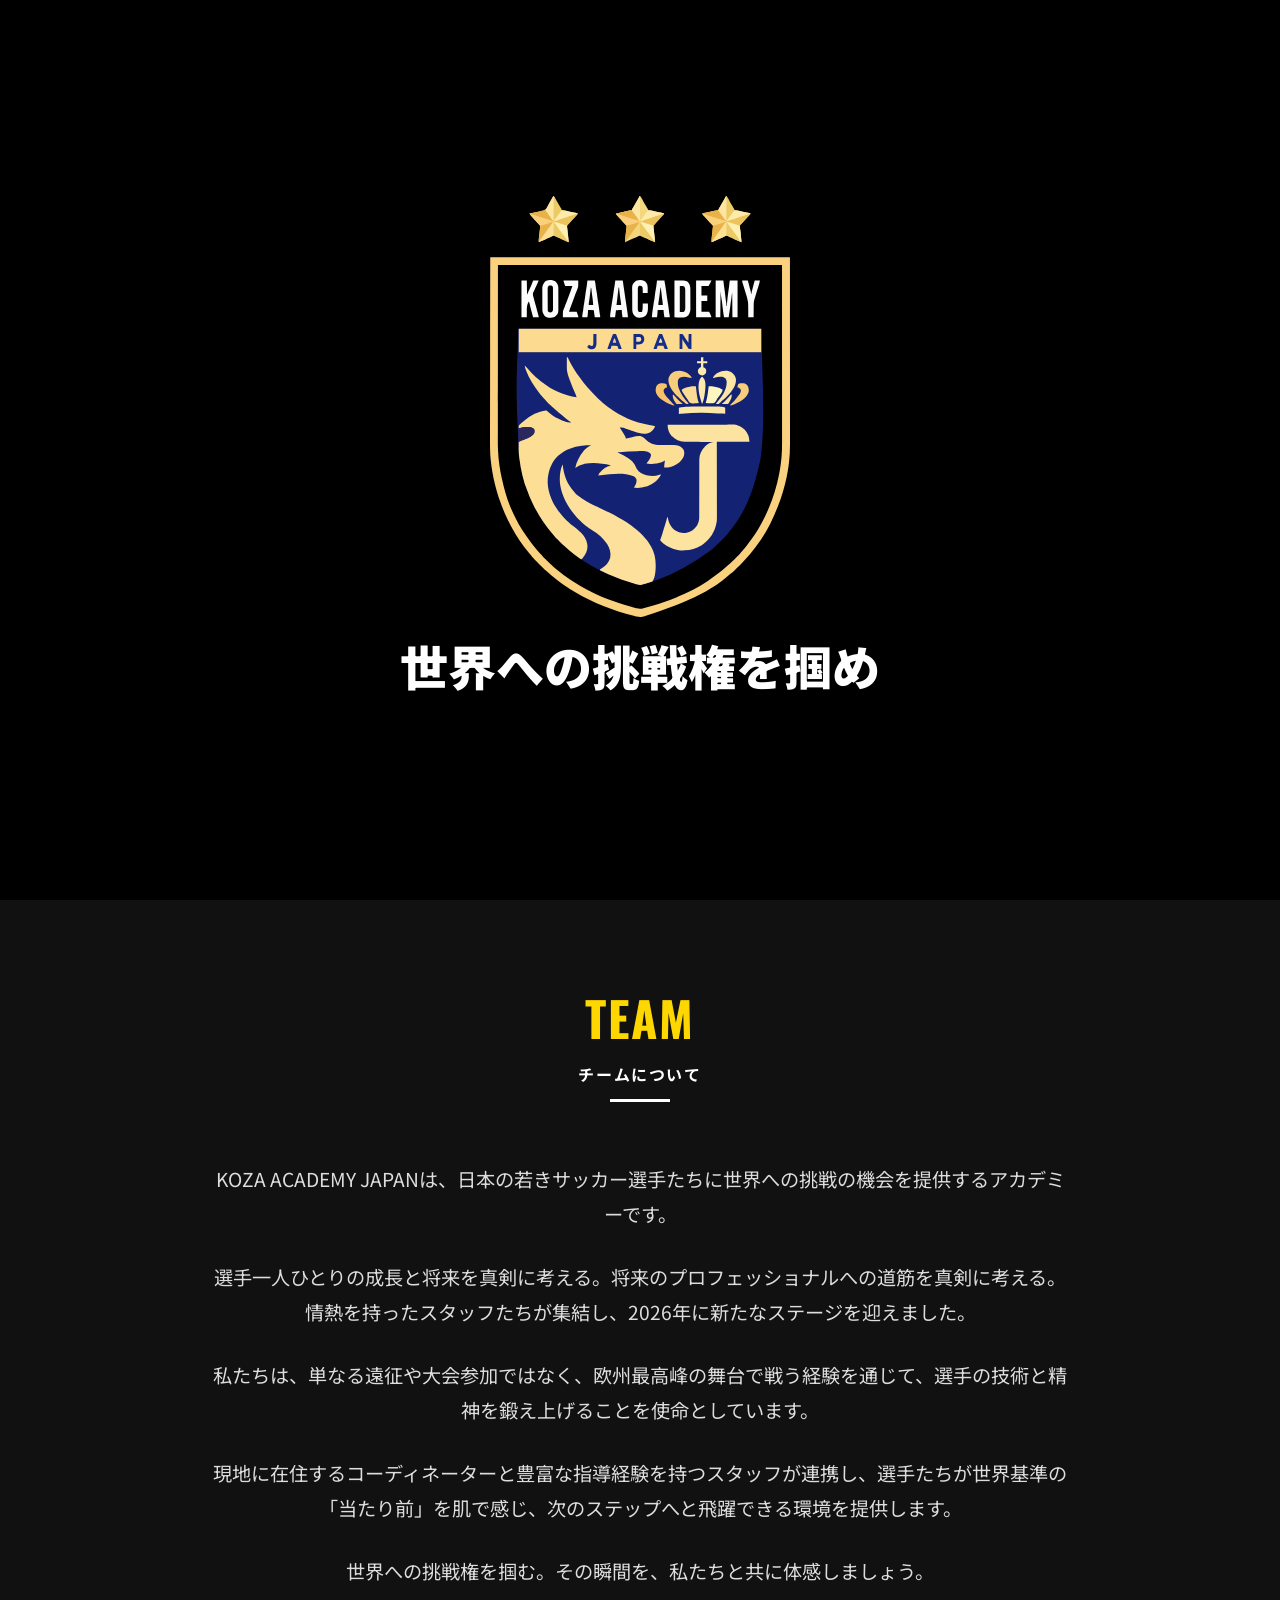
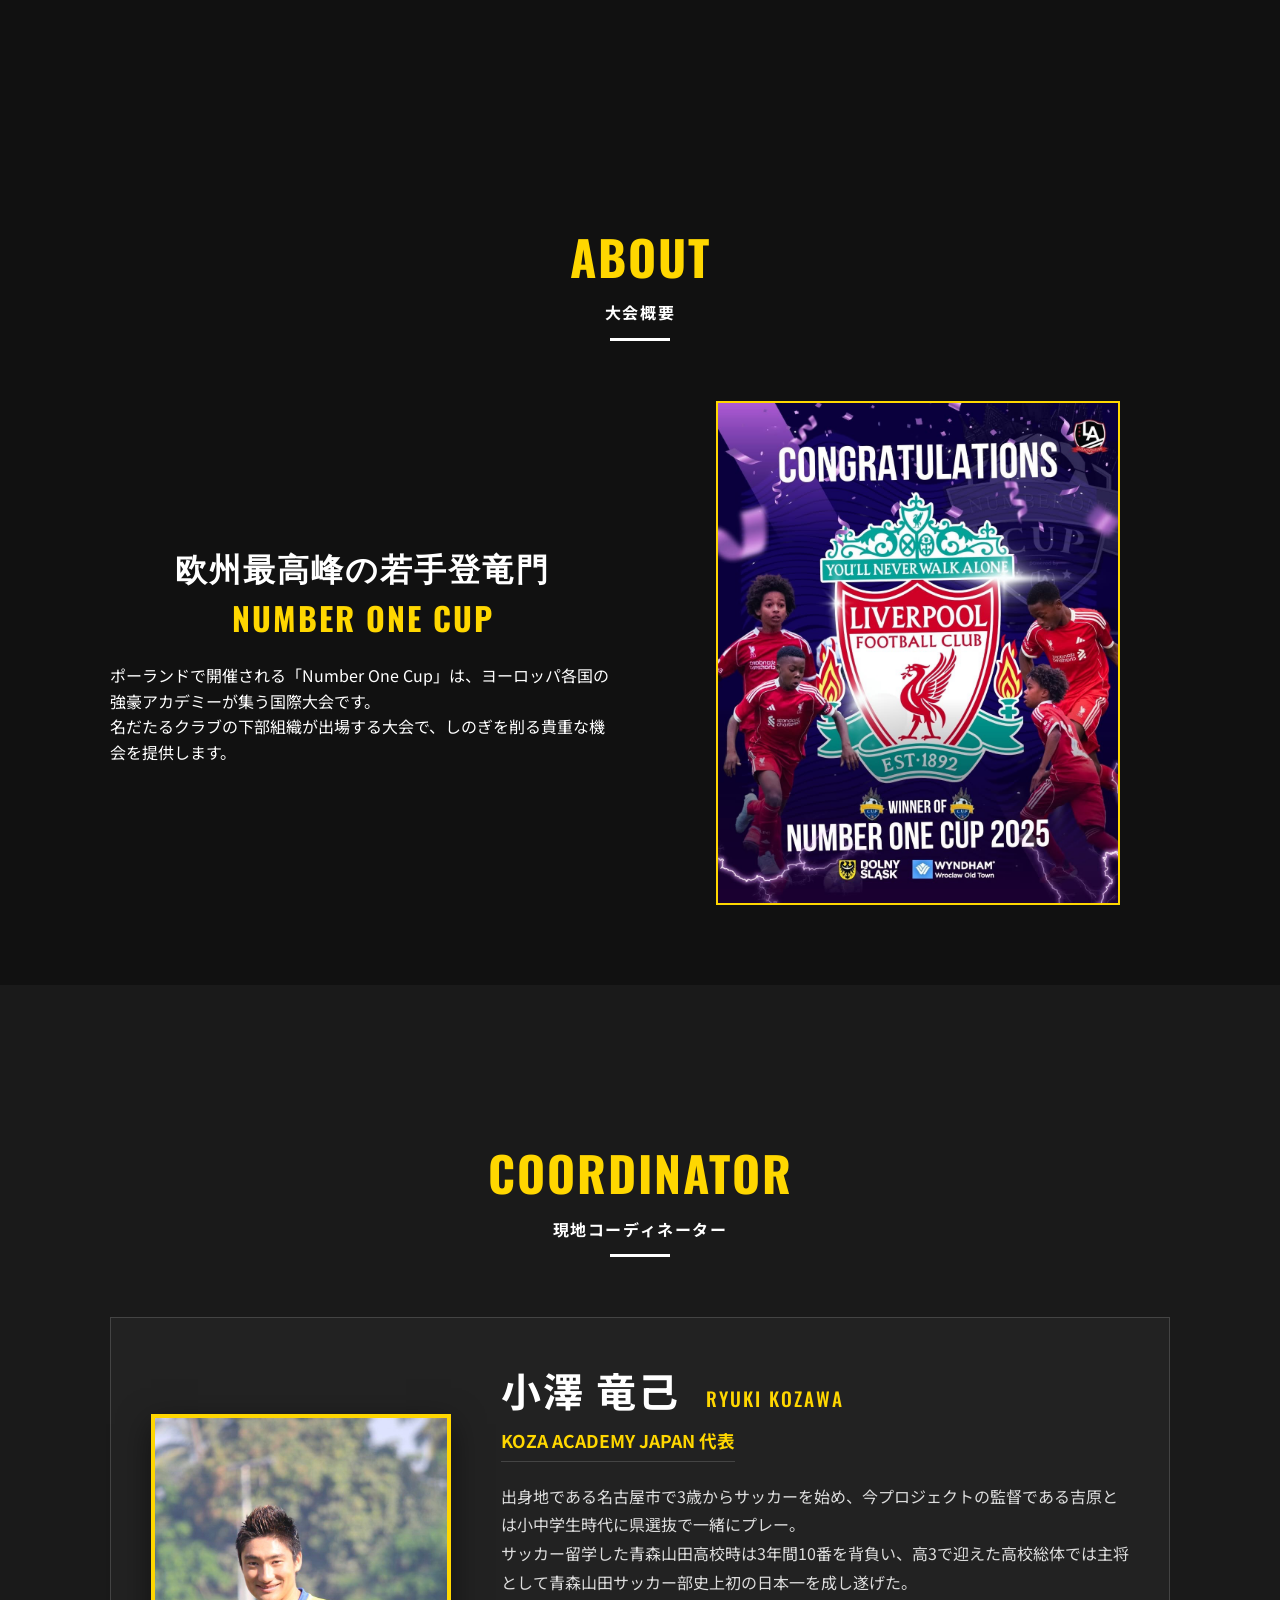
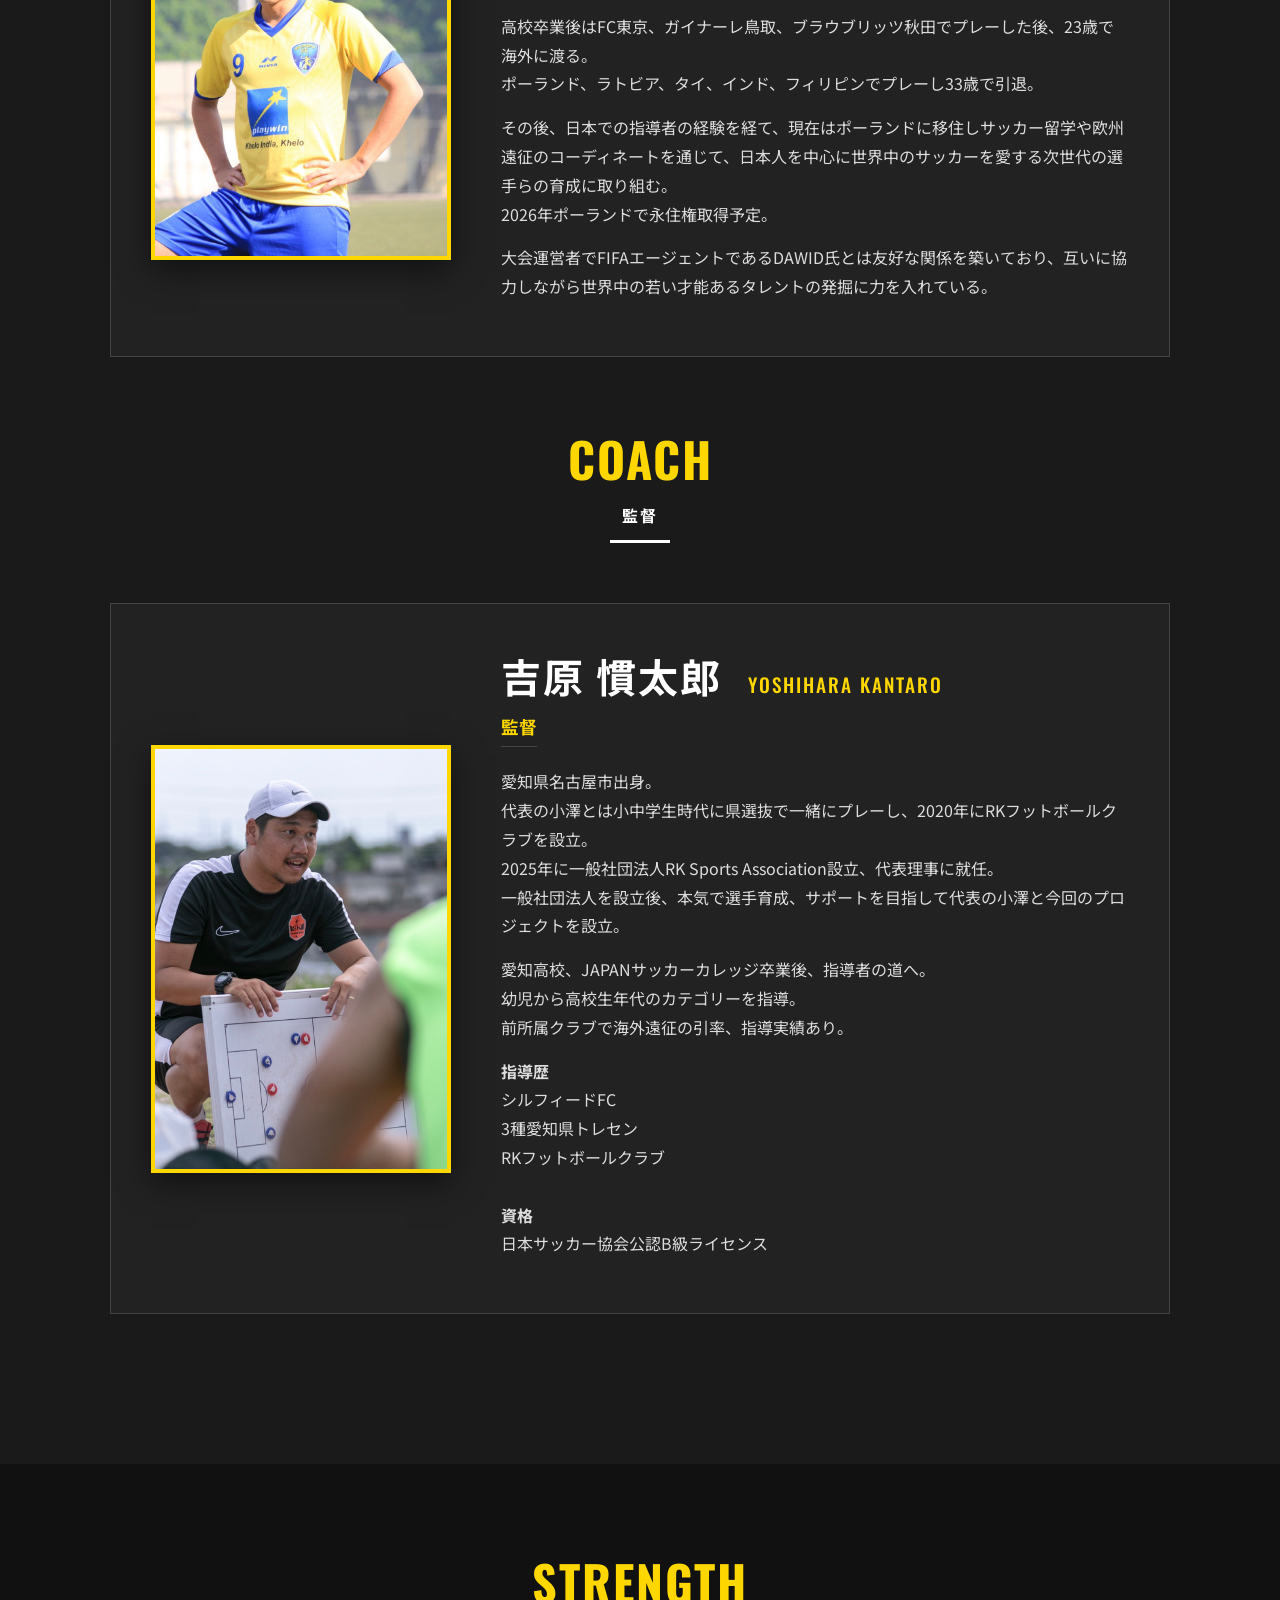
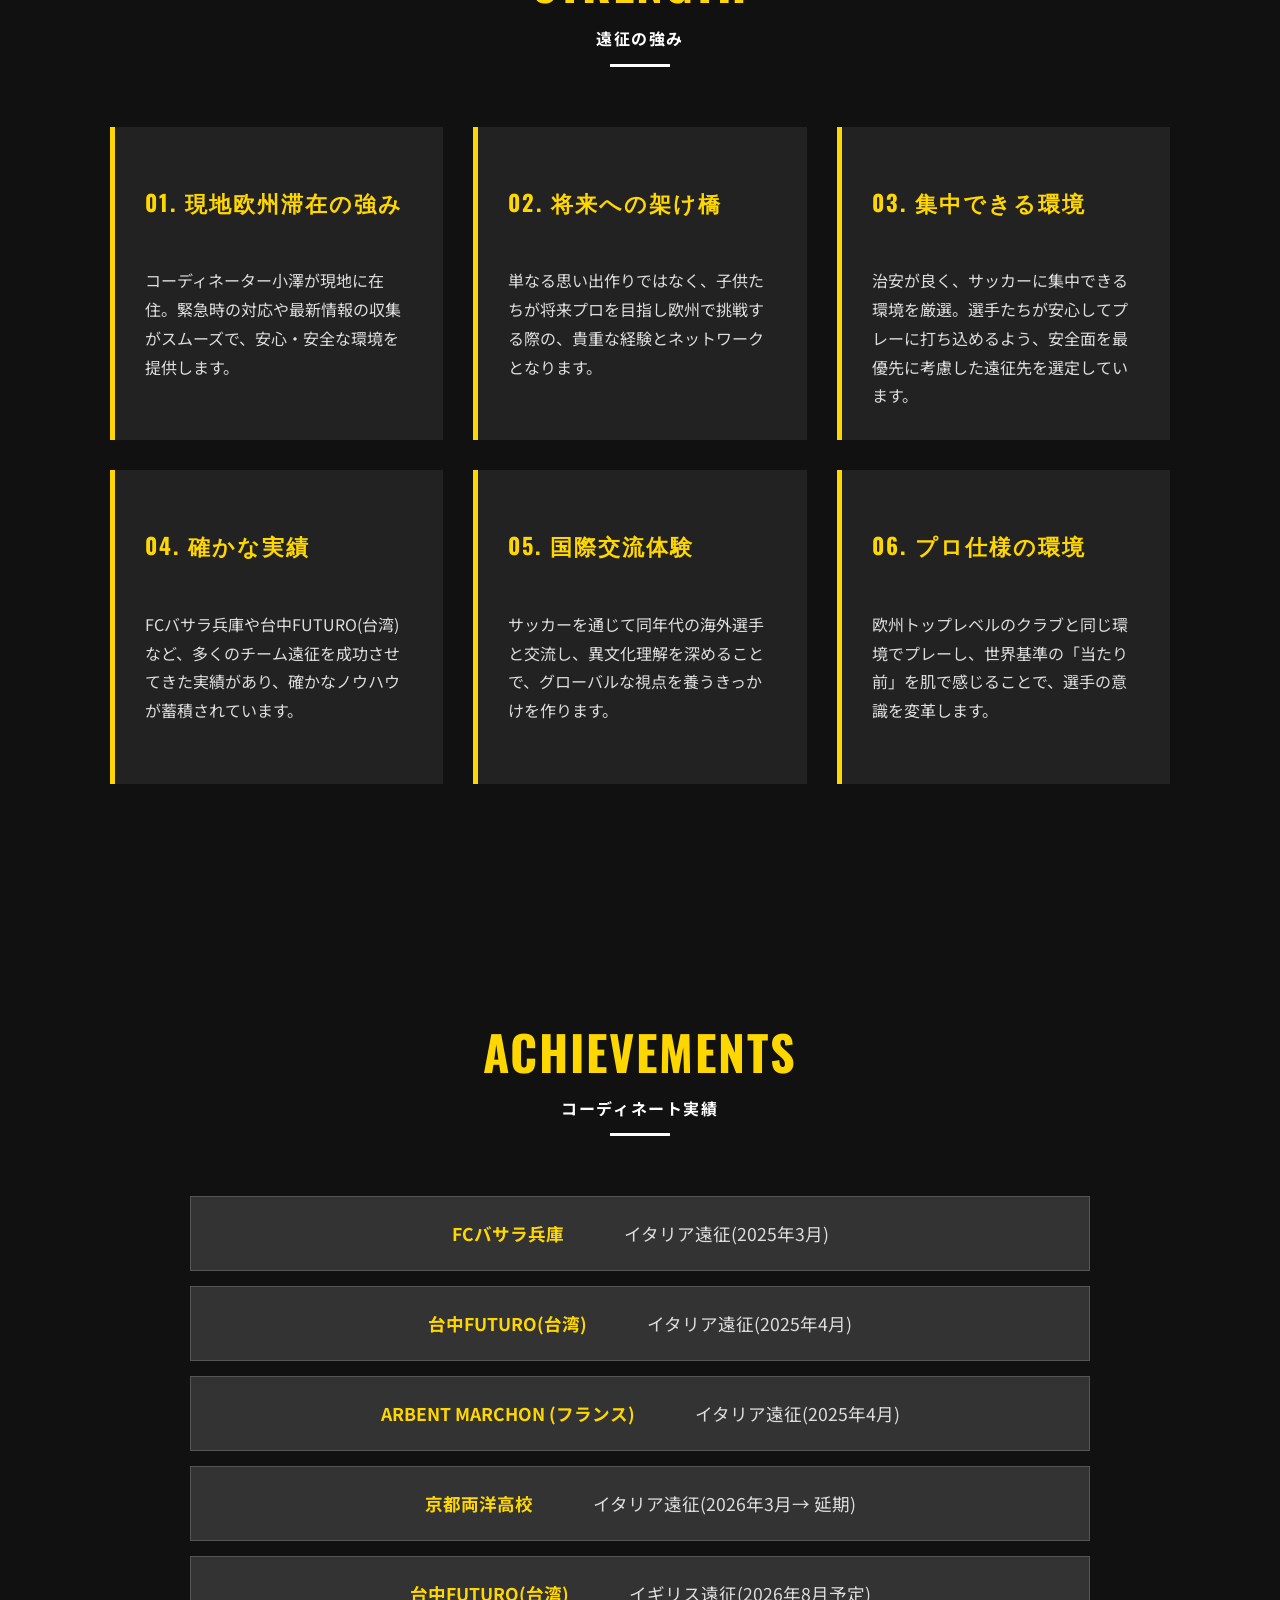
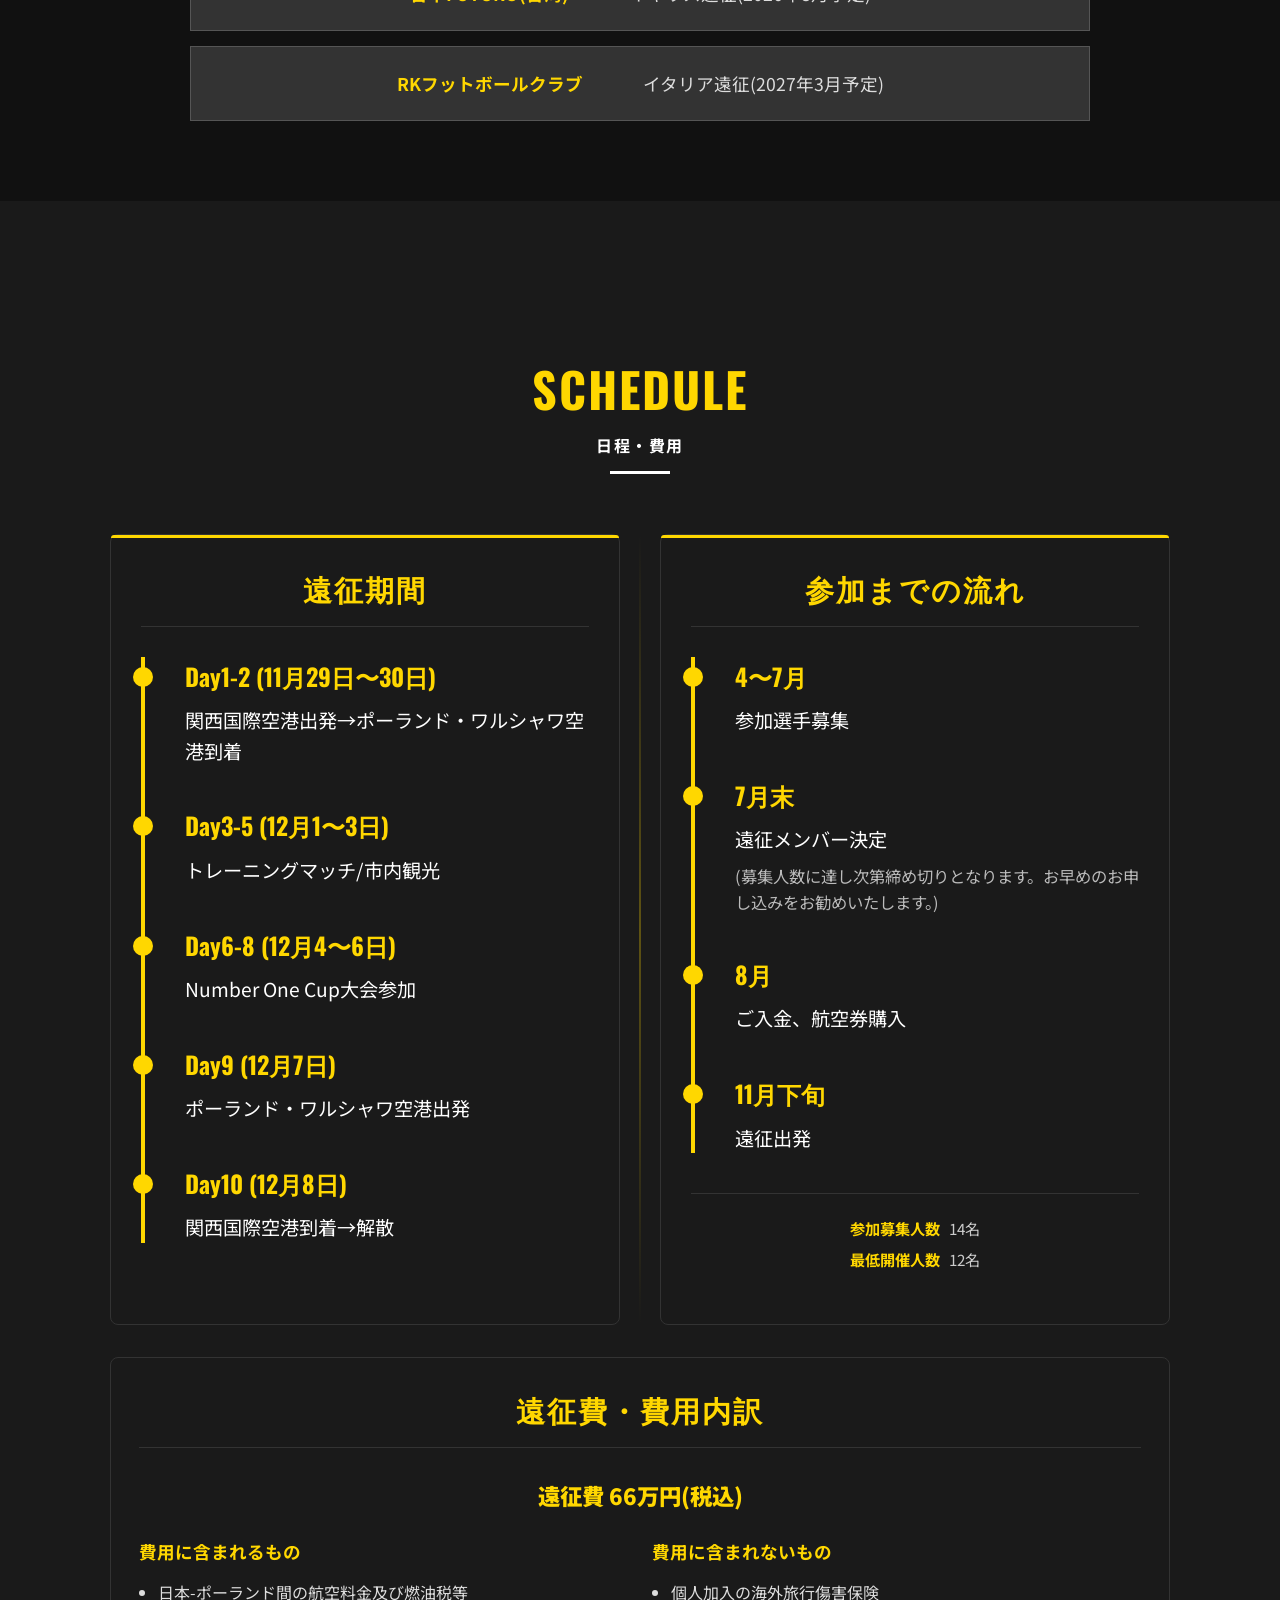
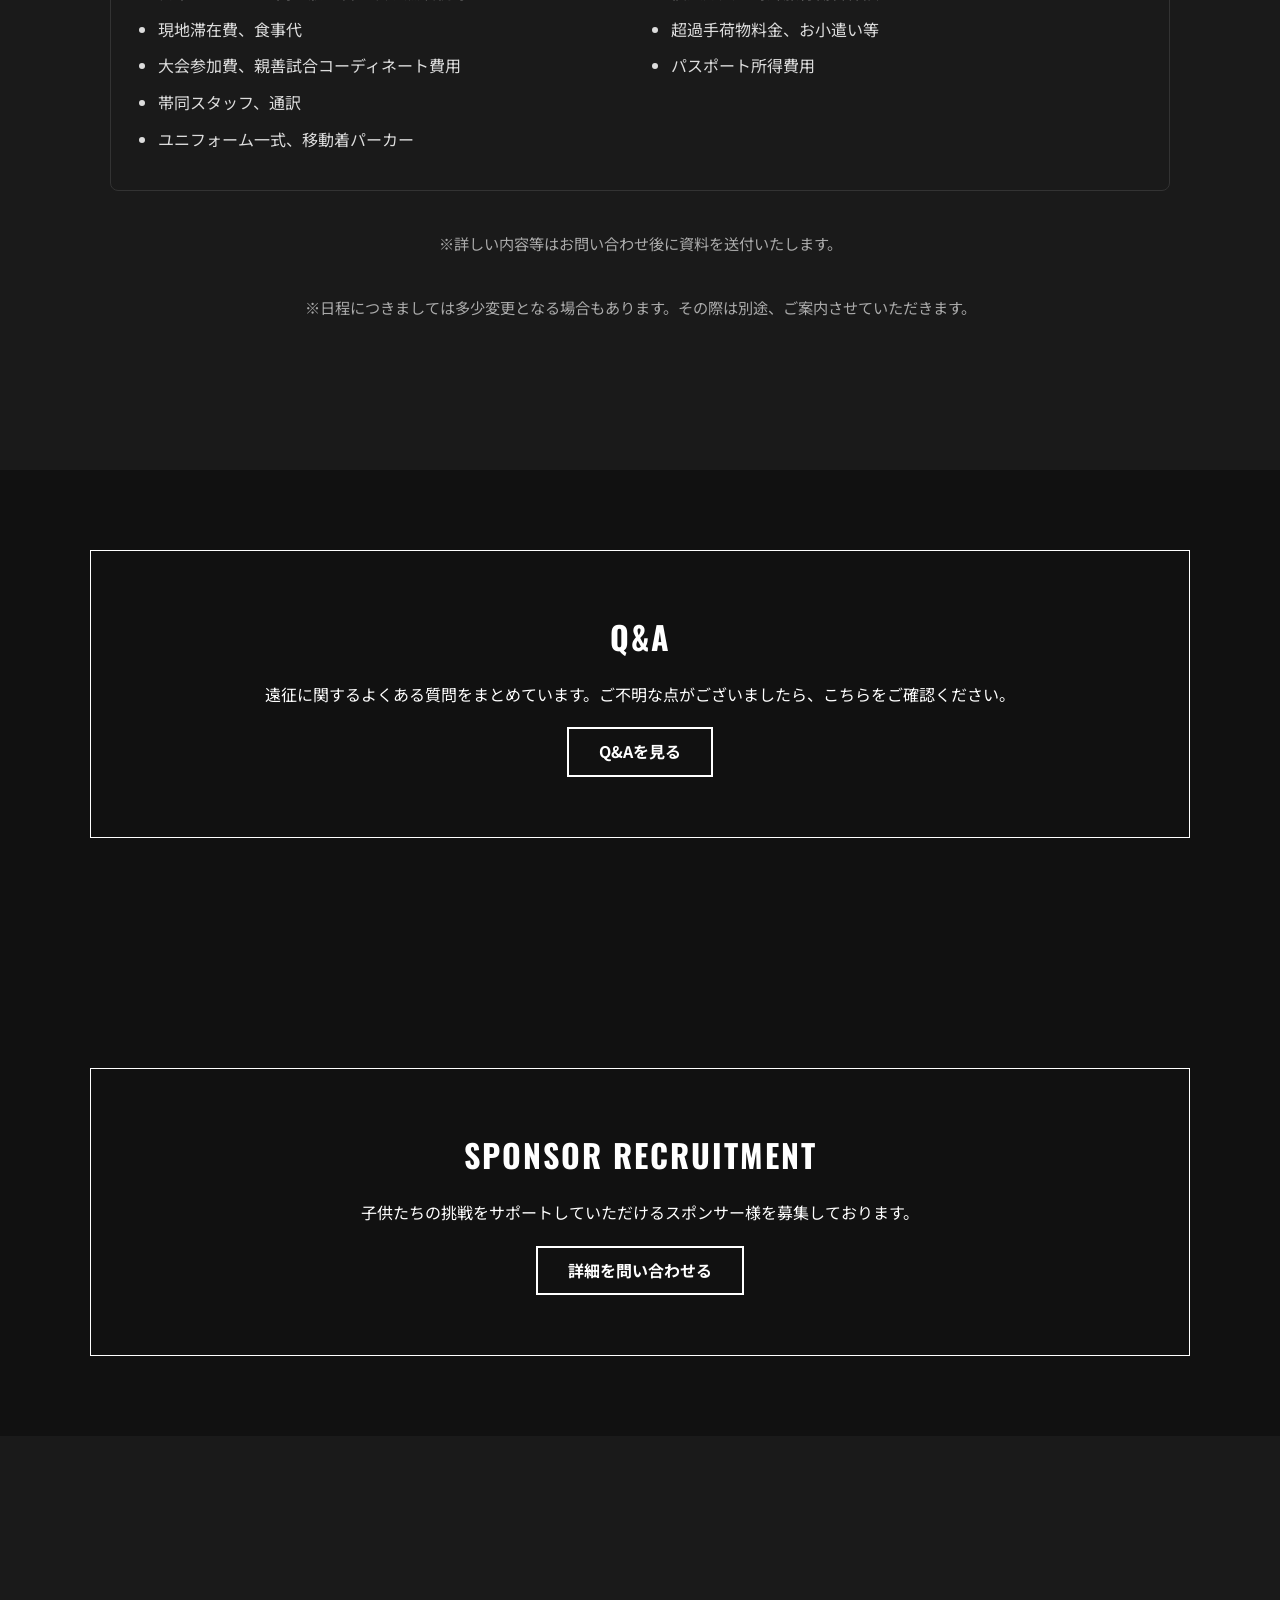
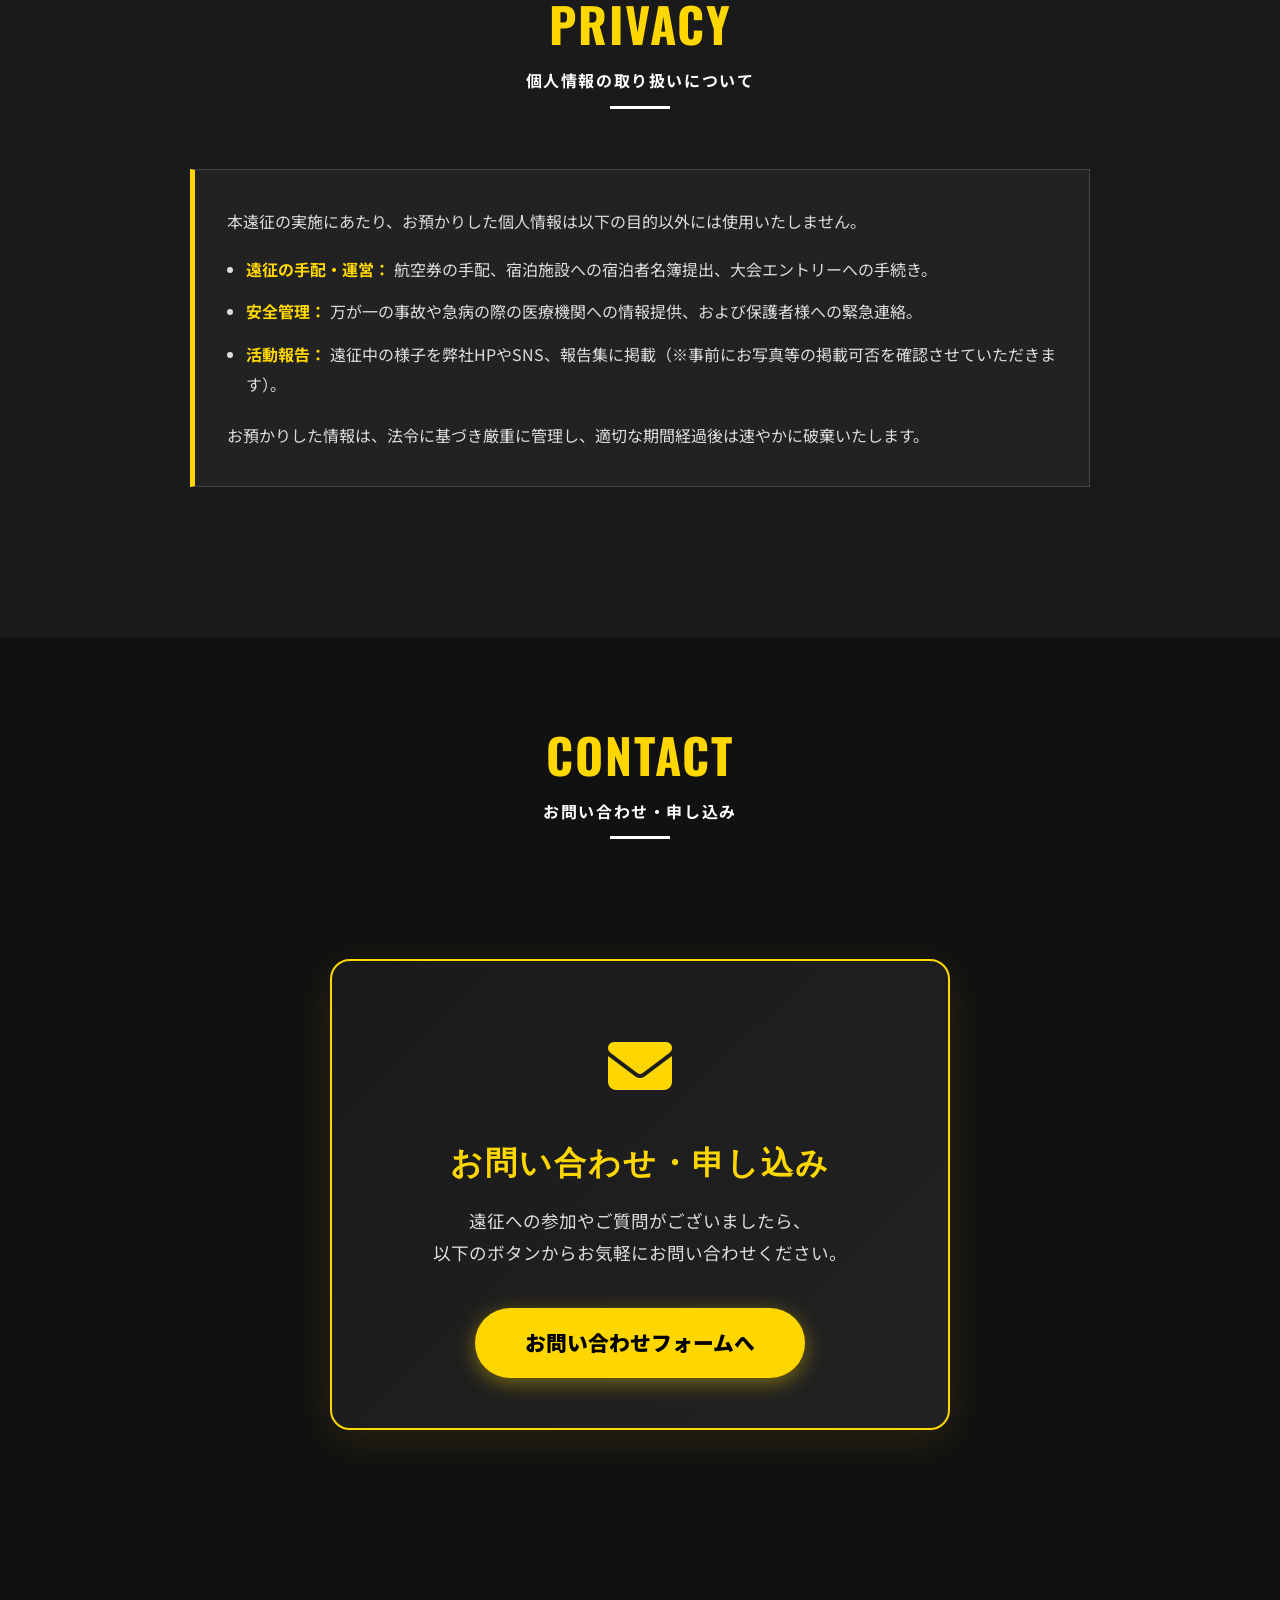
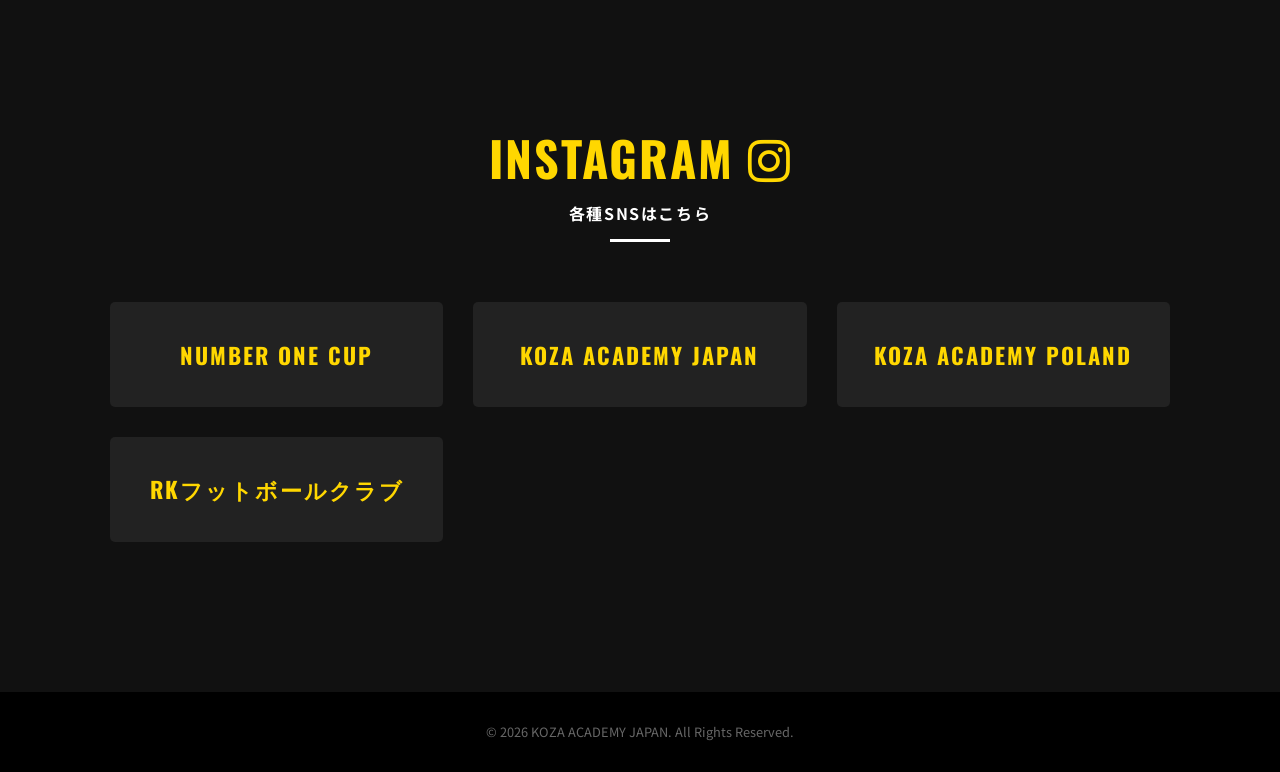
<file: index.html>
<!DOCTYPE html>
<html lang="ja">
<head>
    <meta charset="UTF-8">
    <meta name="viewport" content="width=device-width, initial-scale=1.0">
    <title>ポーランド海外遠征 Number One Cup 参加生徒募集</title>
    <link rel="stylesheet" href="style.css">
    <link rel="icon" href="images/favicon32.ico">
    <link rel="icon" href="images/favicon64.ico">
    <link rel="icon" href="images/favicon128.ico">
    <!-- Font Awesome -->
    <link rel="stylesheet" href="https://cdnjs.cloudflare.com/ajax/libs/font-awesome/6.4.0/css/all.min.css">
    <!-- Google Fonts -->
    <link rel="preconnect" href="https://fonts.googleapis.com">
    <link rel="preconnect" href="https://fonts.gstatic.com" crossorigin>
    <link href="https://fonts.googleapis.com/css2?family=Oswald:wght@500;700&family=Noto+Sans+JP:wght@400;700;900&display=swap" rel="stylesheet">
</head>
<body>
    <!-- オープニング画面 -->
    <div id="opening" class="opening">
        <div class="opening-content">
            <img src="images/KA_logo_J.svg" alt="KOZA ACADEMY JAPAN" class="opening-logo">
            <p class="opening-title">世界への挑戦権を掴め</p>
        </div>
    </div>

    <!-- ヘッダー -->
    <header class="header">
        <div class="header-inner">
            <h1 class="logo">
              <a href="index.html">
                <img src="images/KA_logo_J.svg" width="50" height="50">
                KOZA ACADEMY JAPAN
              </a>
            </h1>
            <button class="hamburger" id="hamburger">
                <span></span>
                <span></span>
                <span></span>
            </button>
            <nav class="nav" id="nav">
                <ul>
                    <li><a href="#team" class="nav-link">チームについて</a></li>
                    <li><a href="#about" class="nav-link">大会概要</a></li>
                    <li><a href="#strength" class="nav-link">強み</a></li>
                    <li><a href="#schedule" class="nav-link">日程・費用</a></li>
                    <li><a href="qa.html" class="nav-link">Q&A</a></li>
                    <li><a href="#contact" class="nav-btn nav-link">申し込む</a></li>
                </ul>
            </nav>
        </div>
    </header>

    <!-- ヒーローエリア -->
    <section class="hero">
        <img src="images/player1.jpg" alt="Hero Image" class="hero-image" id="hero-image1">
        <img src="images/player2.jpg" alt="Hero Image" class="hero-image" id="hero-image2">
        <img src="images/player3.jpg" alt="Hero Image" class="hero-image" id="hero-image3">
        <img src="images/player4.jpg" alt="Hero Image" class="hero-image" id="hero-image4">
        <img src="images/player5.jpg" alt="Hero Image" class="hero-image" id="hero-image5">
        <div class="hero-overlay"></div>
        <div class="hero-content">
            <p class="hero-sub">世界への挑戦権を掴め</p>
            <h2 class="hero-title">POLAND<br>NUMBER ONE CUP</h2>
            <p class="hero-text">
                <span class="yellow">When</span> 2026 冬<br>
                <span class="yellow">Where</span> ポーランド・ヴロツワフ(予定)<br>
                <span class="yellow">Who</span> U12(小学5.6年生)<br>
            </p>
            <a href="#contact" class="cta-button">遠征に参加する</a>
        </div>
    </section>

    <!-- チーム説明 -->
    <section id="team" class="section">
        <div class="container">
            <h2 class="section-title">TEAM<span class="jp">チームについて</span></h2>
            <div class="team-intro">
                <div class="team-description">
                    <p>KOZA ACADEMY JAPANは、日本の若きサッカー選手たちに世界への挑戦の機会を提供するアカデミーです。</p>
                    <p>選手一人ひとりの成長と将来を真剣に考える。将来のプロフェッショナルへの道筋を真剣に考える。情熱を持ったスタッフたちが集結し、2026年に新たなステージを迎えました。</p>
                    <p>私たちは、単なる遠征や大会参加ではなく、欧州最高峰の舞台で戦う経験を通じて、選手の技術と精神を鍛え上げることを使命としています。</p>
                    <p>現地に在住するコーディネーターと豊富な指導経験を持つスタッフが連携し、選手たちが世界基準の「当たり前」を肌で感じ、次のステップへと飛躍できる環境を提供します。</p>
                    <p>世界への挑戦権を掴む。その瞬間を、私たちと共に体感しましょう。</p>
                </div>
            </div>
        </div>
    </section>

    <!-- 大会概要 -->
    <section id="about" class="section">
        <div class="container">
            <h2 class="section-title">ABOUT<span class="jp">大会概要</span></h2>
            <div class="about-content">
                <div class="text-box">
                    <h3><span class="title-line">欧州最高峰の若手登竜門</span><br><span class="yellow">Number One Cup</span></h3>
                    <p>
                        ポーランドで開催される「Number One Cup」は、ヨーロッパ各国の強豪アカデミーが集う国際大会です。<br>
                        名だたるクラブの下部組織が出場する大会で、しのぎを削る貴重な機会を提供します。
                    </p>
                </div>
                <!-- 大会イメージ画像 -->
                <div class="image-box">
                    <img src="images/competition.jpg" alt="Number One Cup 2025 大会イメージ">
                </div>
            </div>
        </div>
    </section>

    <!-- コーディネーター紹介 -->
    <section id="coordinator" class="section bg-dark-gray">
        <div class="container">
            <h2 class="section-title">COORDINATOR<span class="jp">現地コーディネーター</span></h2>
            <div class="profile-box">
                <div class="profile-image">
                    <!-- 顔写真プレースホルダー -->
                    <img src="images/KOZAWA.jpg" alt="小澤 竜己">
                </div>
                <div class="profile-info">
                    <h3 class="profile-name">小澤 竜己 <span class="en">Ryuki Kozawa</span></h3>
                    <p class="profile-role">KOZA ACADEMY JAPAN 代表</p>
                    
                    <div class="profile-bio">
                        <p>
                            出身地である名古屋市で3歳からサッカーを始め、今プロジェクトの監督である吉原とは小中学生時代に県選抜で一緒にプレー。<br>
                            サッカー留学した青森山田高校時は3年間10番を背負い、高3で迎えた高校総体では主将として青森山田サッカー部史上初の日本一を成し遂げた。
                        </p>
                        <p>
                            高校卒業後はFC東京、ガイナーレ鳥取、ブラウブリッツ秋田でプレーした後、23歳で海外に渡る。<br>
                            ポーランド、ラトビア、タイ、インド、フィリピンでプレーし33歳で引退。
                        </p>
                        <p>
                            その後、日本での指導者の経験を経て、現在はポーランドに移住しサッカー留学や欧州遠征のコーディネートを通じて、日本人を中心に世界中のサッカーを愛する次世代の選手らの育成に取り組む。<br>
                            2026年ポーランドで永住権取得予定。
                        </p>
                        <p>
                            大会運営者でFIFAエージェントであるDAWID氏とは友好な関係を築いており、互いに協力しながら世界中の若い才能あるタレントの発掘に力を入れている。
                        </p>
                    </div>
                </div>
            </div>
            
            <h2 class="section-title" style="margin-top: 4rem;">COACH<span class="jp">監督</span></h2>
            <div class="profile-box">
                <div class="profile-image">
                    <!-- 顔写真プレースホルダー -->
                    <img src="images/yoshihara.jpg" alt="吉原 慣太郎" class="yoshihara-photo">
                </div>
                <div class="profile-info">
                    <h3 class="profile-name">吉原 慣太郎 <span class="en">Yoshihara Kantaro</span></h3>
                    <p class="profile-role">監督</p>
                    
                    <div class="profile-bio">
                        <p>
                            愛知県名古屋市出身。<br>
                            代表の小澤とは小中学生時代に県選抜で一緒にプレーし、2020年にRKフットボールクラブを設立。<br>
                            2025年に一般社団法人RK Sports Association設立、代表理事に就任。<br>
                            一般社団法人を設立後、本気で選手育成、サポートを目指して代表の小澤と今回のプロジェクトを設立。
                        </p>
                        <p>
                            愛知高校、JAPANサッカーカレッジ卒業後、指導者の道へ。<br>
                            幼児から高校生年代のカテゴリーを指導。<br>
                            前所属クラブで海外遠征の引率、指導実績あり。
                        </p>
                        <p>
                            <strong>指導歴</strong><br>
                            シルフィードFC<br>
                            3種愛知県トレセン<br>
                            RKフットボールクラブ<br><br>
                            <strong>資格</strong><br>
                            日本サッカー協会公認B級ライセンス
                        </p>
                    </div>
                </div>
            </div>
        </div>
    </section>

    <!-- 遠征の強み -->
    <section id="strength" class="section">
        <div class="container">
            <h2 class="section-title">STRENGTH<span class="jp">遠征の強み</span></h2>
            <div class="grid-3">
                <div class="card">
                    <h3>01. 現地欧州滞在の強み</h3>
                    <p>コーディネーター小澤が現地に在住。緊急時の対応や最新情報の収集がスムーズで、安心・安全な環境を提供します。</p>
                </div>
                <div class="card">
                    <h3>02. 将来への架け橋</h3>
                    <p>単なる思い出作りではなく、子供たちが将来プロを目指し欧州で挑戦する際の、貴重な経験とネットワークとなります。</p>
                </div>
                <div class="card">
                    <h3>03. 集中できる環境</h3>
                    <p>治安が良く、サッカーに集中できる環境を厳選。選手たちが安心してプレーに打ち込めるよう、安全面を最優先に考慮した遠征先を選定しています。</p>
                </div>
                <div class="card">
                    <h3>04. 確かな実績</h3>
                    <p>FCバサラ兵庫や台中FUTURO(台湾)など、多くのチーム遠征を成功させてきた実績があり、確かなノウハウが蓄積されています。</p>
                </div>
                <div class="card">
                    <h3>05. 国際交流体験</h3>
                    <p>サッカーを通じて同年代の海外選手と交流し、異文化理解を深めることで、グローバルな視点を養うきっかけを作ります。</p>
                </div>
                <div class="card">
                    <h3>06. プロ仕様の環境</h3>
                    <p>欧州トップレベルのクラブと同じ環境でプレーし、世界基準の「当たり前」を肌で感じることで、選手の意識を変革します。</p>
                </div>
            </div>
        </div>
    </section>

    <!-- 実績 -->
    <section id="track-record" class="section">
        <div class="container">
            <h2 class="section-title">Achievements<span class="jp">コーディネート実績</span></h2>
            <ul class="team-list">
                <li>
                    <strong>FCバサラ兵庫</strong>
                    <span>イタリア遠征(2025年3月)</span>
                </li>
                <li>
                    <strong>台中FUTURO(台湾)</strong>
                    <span>イタリア遠征(2025年4月)</span>
                </li>
                <li>
                    <strong>ARBENT MARCHON (フランス)</strong>
                    <span>イタリア遠征(2025年4月)</span>
                </li>
                <li>
                    <strong>京都両洋高校</strong>
                    <span>イタリア遠征(2026年3月→ 延期)</span>
                </li>
                <li>
                    <strong>台中FUTURO(台湾)</strong>
                    <span>イギリス遠征(2026年8月予定)</span>
                </li>
                <li>
                    <strong>RKフットボールクラブ</strong>
                    <span>イタリア遠征(2027年3月予定)</span>
                </li>
            </ul>
        </div>
    </section>

    <!-- スケジュール・費用 -->
    <section id="schedule" class="section bg-dark-gray">
        <div class="container">
            <h2 class="section-title">SCHEDULE<span class="jp">日程・費用</span></h2>
            <div class="schedule-box">
                <div class="schedule-grid">
                    <div class="schedule-column">
                        <h3 class="schedule-subtitle">遠征期間</h3>
                        <div class="timeline">
                            <div class="timeline-item">
                                <span class="date">Day1-2 (11月29日〜30日)</span>
                                <span class="content">関西国際空港出発→ポーランド・ワルシャワ空港到着</span>
                            </div>
                            <div class="timeline-item">
                                <span class="date">Day3-5 (12月1〜3日)</span>
                                <span class="content">トレーニングマッチ/市内観光</span>
                            </div>
                            <div class="timeline-item">
                                <span class="date">Day6-8 (12月4〜6日)</span>
                                <span class="content">Number One Cup大会参加</span>
                            </div>
                            <div class="timeline-item">
                                <span class="date">Day9 (12月7日)</span>
                                <span class="content">ポーランド・ワルシャワ空港出発</span>
                            </div>
                            <div class="timeline-item">
                                <span class="date">Day10 (12月8日)</span>
                                <span class="content">関西国際空港到着→解散</span>
                            </div>
                        </div>
                    </div>
                    <div class="schedule-column">
                        <h3 class="schedule-subtitle">参加までの流れ</h3>
                        <div class="timeline">
                            <div class="timeline-item">
                                <span class="date">4〜7月</span>
                                <span class="content">参加選手募集</span>
                            </div>
                            <div class="timeline-item">
                                <span class="date">7月末</span>
                                <span class="content">
                                    遠征メンバー決定<br>
                                    <span class="timeline-note">(募集人数に達し次第締め切りとなります。お早めのお申し込みをお勧めいたします。)</span>
                                </span>
                            </div>
                            <div class="timeline-item">
                                <span class="date">8月</span>
                                <span class="content">ご入金、航空券購入</span>
                            </div>
                            <div class="timeline-item">
                                <span class="date">11月下旬</span>
                                <span class="content">遠征出発</span>
                            </div>
                        </div>
                        <div class="schedule-capacity" aria-label="募集・開催人数">
                            <p><strong>参加募集人数</strong> 14名</p>
                            <p><strong>最低開催人数</strong> 12名</p>
                        </div>
                    </div>
                </div>
                <div class="cost-box" aria-label="遠征費・費用内訳">
                    <h3 class="schedule-subtitle">遠征費・費用内訳</h3>
                    <p class="cost-total">遠征費 66万円(税込)</p>
                    <div class="cost-grid">
                        <div class="cost-column">
                            <h4>費用に含まれるもの</h4>
                            <ul>
                                <li>日本-ポーランド間の航空料金及び燃油税等</li>
                                <li>現地滞在費、食事代</li>
                                <li>大会参加費、親善試合コーディネート費用</li>
                                <li>帯同スタッフ、通訳</li>
                                <li>ユニフォーム一式、移動着パーカー</li>
                            </ul>
                        </div>
                        <div class="cost-column">
                            <h4>費用に含まれないもの</h4>
                            <ul>
                                <li>個人加入の海外旅行傷害保険</li>
                                <li>超過手荷物料金、お小遣い等</li>
                                <li>パスポート所得費用</li>
                            </ul>
                        </div>
                    </div>
                </div>
                <p class="schedule-note">※詳しい内容等はお問い合わせ後に資料を送付いたします。</p>
                <p class="schedule-note">※日程につきましては多少変更となる場合もあります。その際は別途、ご案内させていただきます。</p>
            </div>
        </div>
    </section>

    <!-- Q&Aリンク -->
    <section id="qa-link" class="section">
        <div class="container sponsor-area">
            <h3>Q&A</h3>
            <p>遠征に関するよくある質問をまとめています。ご不明な点がございましたら、こちらをご確認ください。</p>
            <a href="qa.html" class="btn-outline">Q&Aを見る</a>
        </div>
    </section>

    <!-- スポンサー募集 -->
    <section id="sponsor" class="section">
        <div class="container sponsor-area">
            <h3>SPONSOR RECRUITMENT</h3>
            <p>子供たちの挑戦をサポートしていただけるスポンサー様を募集しております。</p>
            <a href="#contact" class="btn-outline">詳細を問い合わせる</a>
        </div>
    </section>

    <!-- 個人情報の取り扱い -->
    <section id="privacy" class="section bg-dark-gray">
        <div class="container">
            <h2 class="section-title">PRIVACY<span class="jp">個人情報の取り扱いについて</span></h2>
            <div class="privacy-box">
                <p>
                    本遠征の実施にあたり、お預かりした個人情報は以下の目的以外には使用いたしません。
                </p>
                <ul class="privacy-list">
                    <li>
                        <strong>遠征の手配・運営：</strong>
                        航空券の手配、宿泊施設への宿泊者名簿提出、大会エントリーへの手続き。
                    </li>
                    <li>
                        <strong>安全管理：</strong>
                        万が一の事故や急病の際の医療機関への情報提供、および保護者様への緊急連絡。
                    </li>
                    <li>
                        <strong>活動報告：</strong>
                        遠征中の様子を弊社HPやSNS、報告集に掲載（※事前にお写真等の掲載可否を確認させていただきます）。
                    </li>
                </ul>
                <p class="privacy-note">
                    お預かりした情報は、法令に基づき厳重に管理し、適切な期間経過後は速やかに破棄いたします。
                </p>
            </div>
        </div>
    </section>

    <!-- お問い合わせ -->
    <section id="contact" class="section">
        <div class="container">
            <h2 class="section-title">CONTACT<span class="jp">お問い合わせ・申し込み</span></h2>
            
            <div class="contact-box">
                <div class="contact-content">
                    <div class="contact-icon">
                        <i class="fas fa-envelope"></i>
                    </div>
                    <h3 class="contact-title">お問い合わせ・申し込み</h3>
                    <p class="contact-description">
                        遠征への参加やご質問がございましたら、<br>
                        以下のボタンからお気軽にお問い合わせください。
                    </p>
                    <a href="https://forms.gle/HJyv1FRixFWE82gQ9" target="_blank" rel="noopener noreferrer" class="contact-button">
                        お問い合わせフォームへ
                    </a>
                </div>
            </div>
        </div>
    </section>

    <!-- SNS -->
    <section id="sns" class="section">
        <div class="container">
            <h2 class="section-title">Instagram  <i class="fa-brands fa-instagram"></i><span class="jp">各種SNSはこちら</span></h2>

            <div class="grid-3">
                <div class="card sns-card">
                  <h3><a href="https://www.instagram.com/number_one_cup?igsh=eXZ2aWw3a2t3ZGU" target="_blank" rel="noopener noreferrer">Number One Cup</a></h3>
                </div>
                <div class="card sns-card">
                  <h3><a href="https://www.instagram.com/koza_academy_japan_2026?igsh=MWh1NjdpZ3FnMGxyMA==">KOZA ACADEMY JAPAN</a></h3>
                </div>
                <div class="card sns-card">
                  <h3><a href="https://www.instagram.com/koza_academy_poland_2026?igsh=MWxuNXQwaGpmMHU5Nw==">KOZA ACADEMY POLAND</a></h3>
                </div>
                <div class="card sns-card">
                  <h3><a href="https://www.instagram.com/rk_footballclub_official/">RKフットボールクラブ</a></h3>
                </div>
            </div>
        </div>

    </section>

    <footer class="footer">
        <p>&copy; 2026 KOZA ACADEMY JAPAN. All Rights Reserved.</p>
    </footer>

    <script src="script.js"></script>
</body>
</html>
</file>
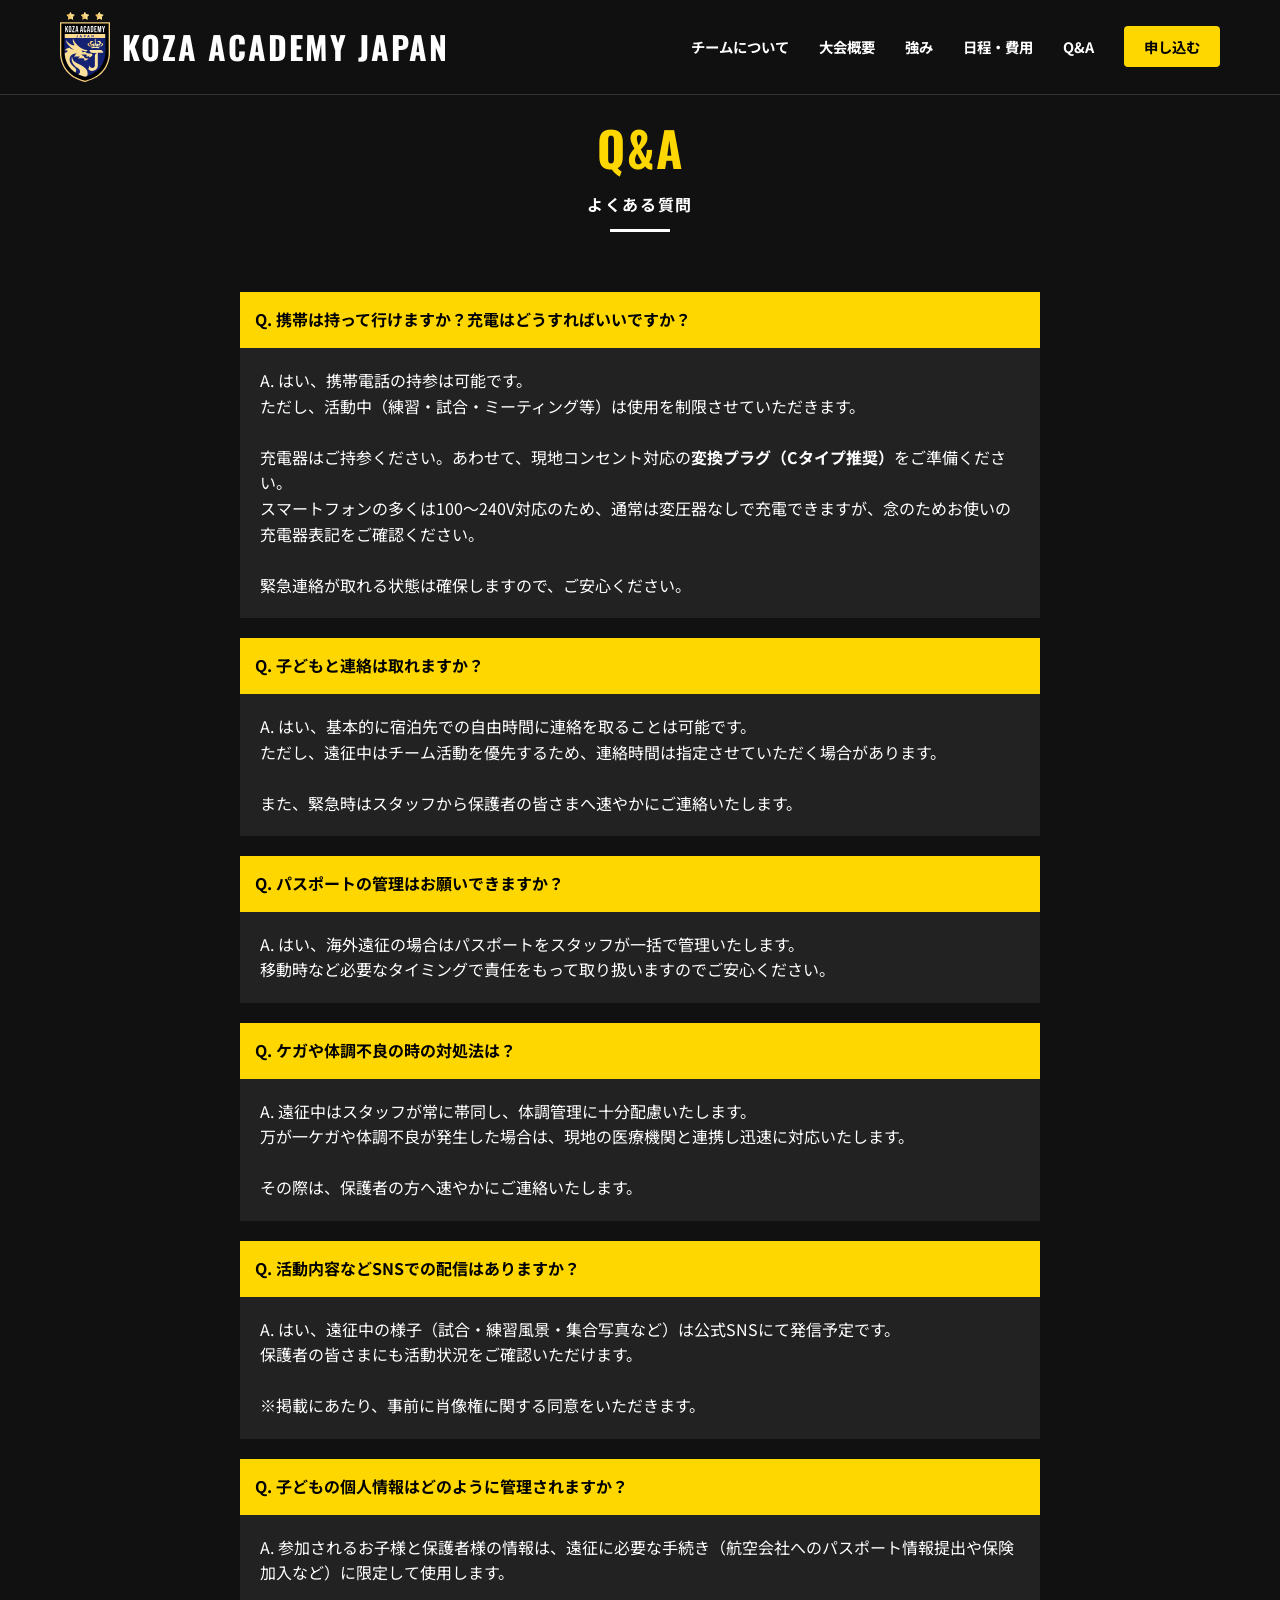
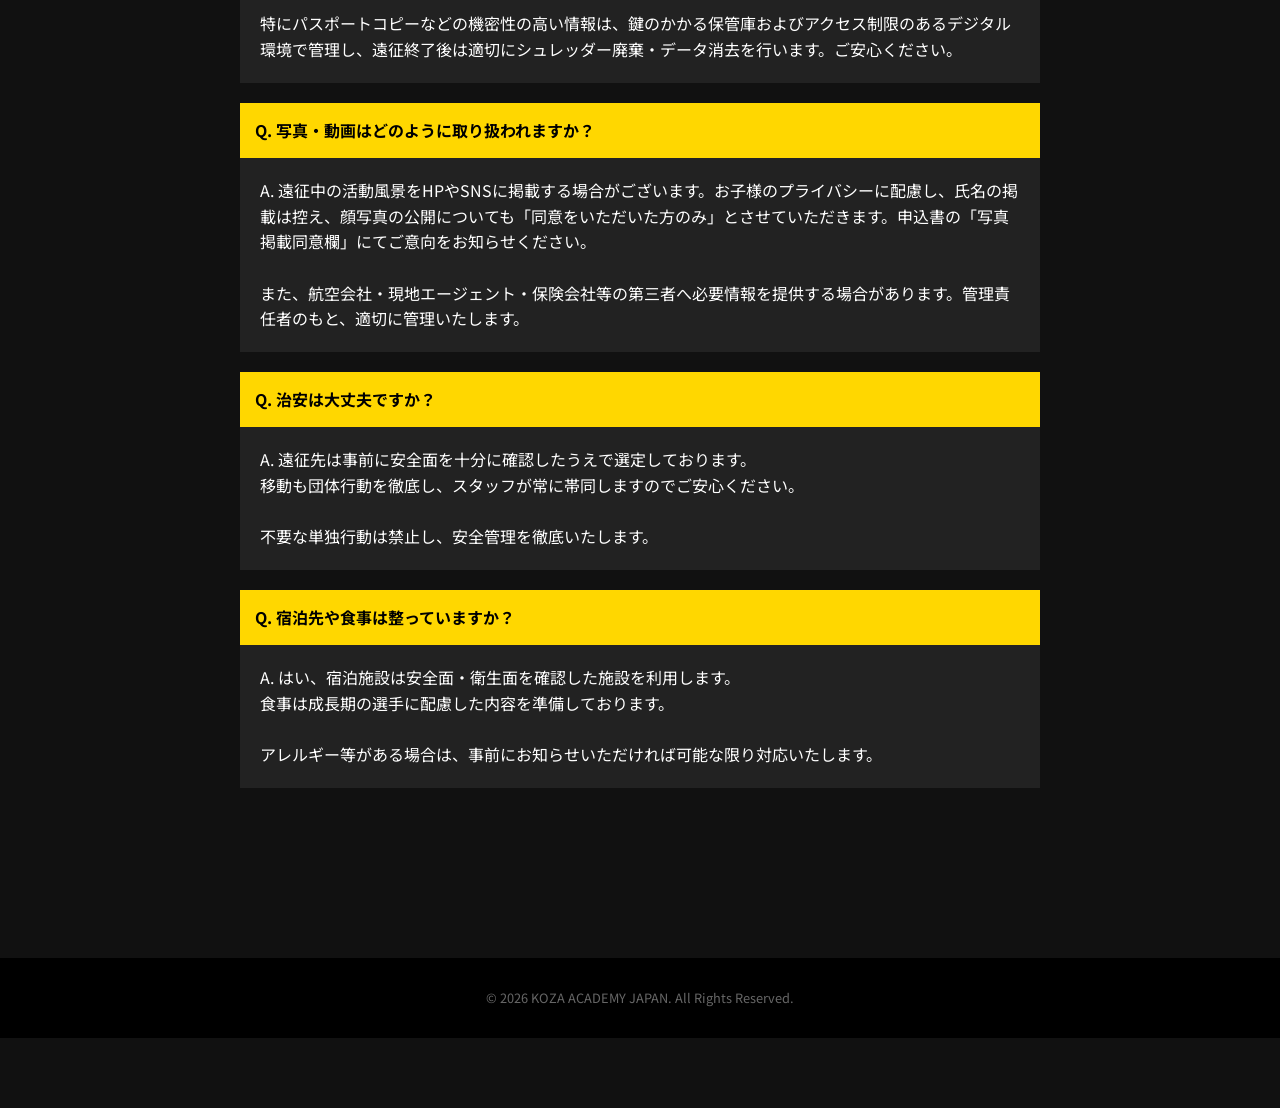
<file: qa.html>
<!DOCTYPE html>
<html lang="ja">
<head>
    <meta charset="UTF-8">
    <meta name="viewport" content="width=device-width, initial-scale=1.0">
    <title>よくある質問 - ポーランド海外遠征 Number One Cup</title>
    <link rel="stylesheet" href="style.css">
    <link rel="icon" href="images/favicon32.ico">
    <link rel="icon" href="images/favicon64.ico">
    <link rel="icon" href="images/favicon128.ico">
    <!-- Font Awesome -->
    <link rel="stylesheet" href="https://cdnjs.cloudflare.com/ajax/libs/font-awesome/6.4.0/css/all.min.css">
    <!-- Google Fonts -->
    <link rel="preconnect" href="https://fonts.googleapis.com">
    <link rel="preconnect" href="https://fonts.gstatic.com" crossorigin>
    <link href="https://fonts.googleapis.com/css2?family=Oswald:wght@500;700&family=Noto+Sans+JP:wght@400;700;900&display=swap" rel="stylesheet">
</head>
<body>
    <!-- ヘッダー -->
    <header class="header">
        <div class="header-inner">
            <h1 class="logo">
              <a href="index.html">
                <img src="images/KA_logo_J.svg" width="50" height="50">
                KOZA ACADEMY JAPAN
              </a>
            </h1>
            <button class="hamburger" id="hamburger">
                <span></span>
                <span></span>
                <span></span>
            </button>
            <nav class="nav" id="nav">
                <ul>
                    <li><a href="index.html#team" class="nav-link">チームについて</a></li>
                    <li><a href="index.html#about" class="nav-link">大会概要</a></li>
                    <li><a href="index.html#strength" class="nav-link">強み</a></li>
                    <li><a href="index.html#schedule" class="nav-link">日程・費用</a></li>
                    <li><a href="qa.html" class="nav-link">Q&A</a></li>
                    <li><a href="index.html#contact" class="nav-btn nav-link">申し込む</a></li>
                </ul>
            </nav>
        </div>
    </header>

    <!-- Q&A -->
    <section id="qa" class="section" style="padding-top: 180px;">
        <div class="container">
            <h2 class="section-title">Q&A<span class="jp">よくある質問</span></h2>
            <dl class="qa-list">
                <dt>Q. 携帯は持って行けますか？充電はどうすればいいですか？</dt>
                <dd>
                    A. はい、携帯電話の持参は可能です。<br>
                    ただし、活動中（練習・試合・ミーティング等）は使用を制限させていただきます。<br><br>
                    充電器はご持参ください。あわせて、現地コンセント対応の<strong>変換プラグ（Cタイプ推奨）</strong>をご準備ください。<br>
                    スマートフォンの多くは100〜240V対応のため、通常は変圧器なしで充電できますが、念のためお使いの充電器表記をご確認ください。<br><br>
                    緊急連絡が取れる状態は確保しますので、ご安心ください。
                </dd>
                <dt>Q. 子どもと連絡は取れますか？</dt>
                <dd>
                    A. はい、基本的に宿泊先での自由時間に連絡を取ることは可能です。<br>
                    ただし、遠征中はチーム活動を優先するため、連絡時間は指定させていただく場合があります。<br><br>
                    また、緊急時はスタッフから保護者の皆さまへ速やかにご連絡いたします。
                </dd>
                <dt>Q. パスポートの管理はお願いできますか？</dt>
                <dd>
                    A. はい、海外遠征の場合はパスポートをスタッフが一括で管理いたします。<br>
                    移動時など必要なタイミングで責任をもって取り扱いますのでご安心ください。
                </dd>
                <dt>Q. ケガや体調不良の時の対処法は？</dt>
                <dd>
                    A. 遠征中はスタッフが常に帯同し、体調管理に十分配慮いたします。<br>
                    万が一ケガや体調不良が発生した場合は、現地の医療機関と連携し迅速に対応いたします。<br><br>
                    その際は、保護者の方へ速やかにご連絡いたします。
                </dd>
                <dt>Q. 活動内容などSNSでの配信はありますか？</dt>
                <dd>
                    A. はい、遠征中の様子（試合・練習風景・集合写真など）は公式SNSにて発信予定です。<br>
                    保護者の皆さまにも活動状況をご確認いただけます。<br><br>
                    ※掲載にあたり、事前に肖像権に関する同意をいただきます。
                </dd>
                <dt>Q. 子どもの個人情報はどのように管理されますか？</dt>
                <dd>
                    A. 参加されるお子様と保護者様の情報は、遠征に必要な手続き（航空会社へのパスポート情報提出や保険加入など）に限定して使用します。<br><br>
                    特にパスポートコピーなどの機密性の高い情報は、鍵のかかる保管庫およびアクセス制限のあるデジタル環境で管理し、遠征終了後は適切にシュレッダー廃棄・データ消去を行います。ご安心ください。
                </dd>
                <dt>Q. 写真・動画はどのように取り扱われますか？</dt>
                <dd>
                    A. 遠征中の活動風景をHPやSNSに掲載する場合がございます。お子様のプライバシーに配慮し、氏名の掲載は控え、顔写真の公開についても「同意をいただいた方のみ」とさせていただきます。申込書の「写真掲載同意欄」にてご意向をお知らせください。<br><br>
                    また、航空会社・現地エージェント・保険会社等の第三者へ必要情報を提供する場合があります。管理責任者のもと、適切に管理いたします。
                </dd>
                <dt>Q. 治安は大丈夫ですか？</dt>
                <dd>
                    A. 遠征先は事前に安全面を十分に確認したうえで選定しております。<br>
                    移動も団体行動を徹底し、スタッフが常に帯同しますのでご安心ください。<br><br>
                    不要な単独行動は禁止し、安全管理を徹底いたします。
                </dd>
                <dt>Q. 宿泊先や食事は整っていますか？</dt>
                <dd>
                    A. はい、宿泊施設は安全面・衛生面を確認した施設を利用します。<br>
                    食事は成長期の選手に配慮した内容を準備しております。<br><br>
                    アレルギー等がある場合は、事前にお知らせいただければ可能な限り対応いたします。
                </dd>
            </dl>
        </div>
    </section>

    <footer class="footer">
        <p>&copy; 2026 KOZA ACADEMY JAPAN. All Rights Reserved.</p>
    </footer>

    <script src="script.js"></script>
</body>
</html>
</file>
<file: style.css>
/* Reset & Base */
* {
    box-sizing: border-box;
    margin: 0;
    padding: 0;
}

body {
    font-family: 'Noto Sans JP', sans-serif;
    background-color: #111;
    color: #fff;
    line-height: 1.6;
}

a {
    text-decoration: none;
    color: inherit;
    transition: 0.3s;
}

img {
    max-width: 100%;
    height: auto;
}

/* Variables */
:root {
    --primary-color: #FFD700; /* Gold/Yellow */
    --bg-color: #111111;
    --bg-secondary: #1a1a1a;
    --text-color: #ffffff;
    --text-muted: #aaaaaa;
}

/* Utilities */
.container {
    max-width: 1100px;
    margin: 0 auto;
    padding: 0 20px;
}

.section {
    padding: 150px 0;
    margin-top: -70px;
}

.bg-dark-gray {
    background-color: var(--bg-secondary);
}

.yellow {
    color: var(--primary-color);
    font-weight: bold;
}

/* Typography */
h1, h2, h3 {
    font-family: 'Oswald', sans-serif;
    text-transform: uppercase;
    letter-spacing: 2px;
}

.section-title {
    font-size: 3rem;
    text-align: center;
    margin-bottom: 60px;
    color: var(--primary-color);
    position: relative;
    padding-bottom: 15px;
}

.section-title::after {
    content: '';
    position: absolute;
    bottom: 0;
    left: 50%;
    transform: translateX(-50%);
    width: 60px;
    height: 3px;
    background-color: #fff;
}

.section-title .jp {
    display: block;
    font-size: 1rem;
    color: #fff;
    font-family: 'Noto Sans JP', sans-serif;
    letter-spacing: 0.1em;
    margin-top: 5px;
}

/* Header */
.header {
    position: fixed;
    top: 0;
    width: 100%;
    background-color: rgba(17, 17, 17, 0.95);
    padding: 12px 0;
    z-index: 1000;
    border-bottom: 1px solid #333;
}

.header-inner {
    display: flex;
    justify-content: space-between;
    align-items: center;
    max-width: 1200px;
    margin: 0 auto;
    padding: 0 20px;
}

.logo {
    display: flex;
    align-items: center;
    gap: 0 24px;
    font-size: 2rem;
    font-weight: 700;
    color: #fff;
}

.logo a {
    display: flex;
    align-items: center;
    gap: 0 12px;
    color: inherit;
    text-decoration: none;
}

/* Hamburger Menu Button */
.hamburger {
    display: none;
    background: none;
    border: none;
    cursor: pointer;
    width: 30px;
    height: 20px;
    position: relative;
    z-index: 2000;
}

.hamburger span {
    display: block;
    width: 100%;
    height: 2px;
    background-color: #fff;
    position: absolute;
    transition: 0.3s;
}

.hamburger span:nth-child(1) { top: 0; }
.hamburger span:nth-child(2) { top: 50%; transform: translateY(-50%); }
.hamburger span:nth-child(3) { bottom: 0; }

/* Hamburger Active State */
.hamburger.active span:nth-child(1) {
    top: 50%;
    transform: translateY(-50%) rotate(45deg);
}
.hamburger.active span:nth-child(2) {
    opacity: 0;
}
.hamburger.active span:nth-child(3) {
    bottom: 50%;
    transform: translateY(50%) rotate(-45deg);
}

.nav ul {
    display: flex;
    list-style: none;
    gap: 30px;
    align-items: center;
}

.nav a {
    font-size: 0.9rem;
    font-weight: 700;
}

.nav a:hover {
    color: var(--primary-color);
}

.nav-btn {
    background-color: var(--primary-color);
    color: #000 !important;
    padding: 10px 20px;
    border-radius: 4px;
}

.nav-btn:hover {
    background-color: #fff;
}

/* Hero */
.hero {
    height: 100vh;
    display: flex;
    align-items: center;
    justify-content: center;
    text-align: center;
    position: relative;
    overflow: hidden;
    background-color: #111; /* 画像が設定されるまでのフォールバック背景 */
}

.hero-image {
    position: absolute;
    top: 0;
    left: 0;
    width: 100%;
    height: 100%;
    object-fit: cover;
    object-position: center top;
    z-index: 0;
    transition: opacity 1s ease-in-out;
    opacity: 0;
    filter: brightness(0.85) contrast(1.1);
}

.hero-image:not([src]),
.hero-image[src=""] {
    display: none; /* 画像が設定されていない場合は非表示 */
}

.hero-overlay {
    position: absolute;
    top: 0;
    left: 0;
    width: 100%;
    height: 100%;
    background: linear-gradient(135deg, rgba(17, 17, 17, 0.4) 0%, rgba(0, 0, 0, 0.6) 100%);
    z-index: 1;
    pointer-events: none;
}

.hero-content {
    position: relative;
    z-index: 2;
    padding: 20px;
    max-width: 1200px;
    margin: 0 auto;
}

.hero-sub {
    font-size: 1.2rem;
    letter-spacing: 0.2em;
    margin-bottom: 20px;
}

.hero-title {
    font-size: 5rem;
    line-height: 1;
    margin-bottom: 30px;
    color: #fff;
    text-shadow: 0 0 20px rgba(255, 215, 0, 0.3);
}

.hero-text {
    font-size: 1.2rem;
    margin-bottom: 40px;
    line-height: 2;
}

.cta-button {
    display: inline-block;
    background-color: var(--primary-color);
    color: #000;
    padding: 15px 40px;
    font-size: 1.2rem;
    font-weight: 900;
    border-radius: 50px;
    box-shadow: 0 0 20px rgba(255, 215, 0, 0.5);
}

.cta-button:hover {
    background-color: #fff;
    transform: scale(1.05);
    box-shadow: 0 0 30px rgba(255, 215, 0, 0.8);
}

/* Team Intro */
#team {
    position: relative;
    background-image: url('images/soccer.png');
    background-size: cover;
    background-position: center;
    background-repeat: no-repeat;
    background-attachment: fixed;
}

#team::before {
    content: '';
    position: absolute;
    top: 0;
    left: 0;
    width: 100%;
    height: 100%;
    background-color: rgba(17, 17, 17, 0.85); /* うっすら見えるようにオーバーレイ */
    z-index: 0;
}

#team .container {
    position: relative;
    z-index: 1;
}

.team-intro {
    max-width: 900px;
    margin: 0 auto;
    text-align: center;
}

.team-description {
    font-size: 1.2rem;
    line-height: 2;
    color: #ddd;
    padding: 0 20px;
}

.team-description p {
    margin-bottom: 1.5em;
    line-height: 1.8;
}

.team-description p:last-child {
    margin-bottom: 0;
}

/* About */
.about-content {
    display: flex;
    align-items: center;
    gap: 50px;
}

.about-content .text-box {
    flex: 1;
}

.about-content h3 {
    font-size: 2rem;
    margin-bottom: 20px;
    text-align: center;
}

.about-content .image-box {
    flex: 1;
    display: flex;
    align-items: center;
    justify-content: center;
    background-color: transparent;
    overflow: visible;
}

.about-content .image-box img {
    max-width: 80%;
    width: auto;
    height: auto;
    display: block;
    border: 2px solid var(--primary-color);
    object-fit: contain;
}

/* Profile */
.profile-box {
    display: flex;
    gap: 50px;
    align-items: center; /* 写真の縦位置修正 (flex-start -> center) */
    background-color: #222;
    padding: 40px;
    border: 1px solid #444;
}

.profile-image {
    flex: 0 0 300px;
    width: 300px;
    background-color: #333;
    overflow: hidden;
    border: 4px solid var(--primary-color);
    box-shadow: 0 10px 30px rgba(0,0,0,0.5);
}

.profile-image img {
    width: 100%;
    height: auto;
    display: block;
    border: none;
    box-shadow: none;
}

.profile-image .yoshihara-photo {
    width: 100%;
    height: 100%;
    object-fit: cover;
    object-position: center;
    transform: scale(1.1);
    border: none;
    box-shadow: none;
}

.profile-info {
    flex: 1;
}

.profile-name {
    font-size: 2.5rem;
    margin-bottom: 5px;
    color: #fff;
    font-family: 'Noto Sans JP', sans-serif;
}

.profile-name .en {
    font-size: 1.2rem;
    color: var(--primary-color);
    font-family: 'Oswald', sans-serif;
    margin-left: 15px;
    font-weight: 500;
}

.profile-role {
    color: var(--primary-color);
    font-weight: 700;
    margin-bottom: 20px;
    font-size: 1.1rem;
    display: inline-block;
    border-bottom: 1px solid #444;
    padding-bottom: 5px;
}

.profile-bio p {
    margin-bottom: 15px;
    color: #ddd;
    line-height: 1.8;
}

/* Grid System (Strength) */
.grid-3 {
    display: grid;
    grid-template-columns: repeat(auto-fit, minmax(250px, 1fr)); /* 自動調整で4つまで対応 */
    grid-auto-rows: 1fr; /* すべての行を同じ高さに */
    gap: 30px;
    align-items: stretch; /* すべてのカードを同じ高さに */
}

@media (max-width: 1024px) {
    .grid-3 {
        grid-template-columns: repeat(2, 1fr); /* タブレットは2列 */
        grid-auto-rows: 1fr; /* すべての行を同じ高さに */
    }
}

@media (max-width: 768px) {
    .grid-3 {
        grid-template-columns: 1fr; /* モバイルは1列 */
        grid-auto-rows: auto; /* モバイルでは自動高さ */
    }
}

.card {
    background-color: #222;
    padding: 30px;
    border-left: 5px solid var(--primary-color);
    display: flex;
    flex-direction: column;
    justify-content: flex-start; /* 上揃え */
    height: 100%; /* 親グリッドの高さに合わせる */
}

.card h3 {
    margin-bottom: 20px;
    font-size: 1.4rem; /* タイトルサイズ調整 */
    color: var(--primary-color);
    height: 4em; /* タイトルの高さを固定 */
    line-height: 1.4;
    display: flex;
    align-items: center; /* タイトルを垂直中央揃え */
}

.card p {
    font-size: 1rem;
    line-height: 1.8;
    color: #ddd;
    flex-grow: 1; /* 余白があれば下に伸ばす */
}

/* Team List */
.team-list {
    list-style: none;
    display: flex;
    flex-direction: column;
    gap: 15px;
    max-width: 900px;
    margin: 0 auto;
}

.team-list li {
    background-color: #333;
    padding: 20px 60px;
    font-size: 1.1rem;
    border: 1px solid #555;
    display: flex;
    align-items: center;
    justify-content: center;
    gap: 60px;
    min-height: 75px;
    width: 100%;
}

.team-list li strong {
    font-weight: 700;
    color: var(--primary-color);
    white-space: nowrap;
}

.team-list li span {
    color: #ddd;
    flex-shrink: 0;
}

/* Schedule Grid */
.schedule-grid {
    display: grid;
    grid-template-columns: 1fr 1fr;
    gap: 40px;
    margin-top: 40px;
    position: relative;
}

.schedule-grid::before {
    content: '';
    position: absolute;
    left: 50%;
    top: 0;
    bottom: 0;
    width: 2px;
    background: linear-gradient(to bottom, transparent, var(--primary-color), transparent);
    transform: translateX(-50%);
    opacity: 0.3;
}

.schedule-column {
    flex: 1;
    background-color: #1a1a1a;
    padding: 30px;
    border: 1px solid #333;
    border-radius: 8px;
    position: relative;
}

.schedule-column::before {
    content: '';
    position: absolute;
    top: 0;
    left: 0;
    right: 0;
    height: 3px;
    background-color: var(--primary-color);
    border-radius: 8px 8px 0 0;
}

.schedule-subtitle {
    font-size: 1.8rem;
    color: var(--primary-color);
    margin-bottom: 30px;
    text-align: center;
    font-family: 'Oswald', sans-serif;
    text-transform: uppercase;
    letter-spacing: 2px;
    padding-bottom: 15px;
    border-bottom: 1px solid #333;
}

.schedule-note {
    text-align: center;
    margin-top: 40px;
    color: #aaa;
    font-size: 0.95rem;
}

.schedule-capacity {
    margin-top: 28px;
    padding: 16px 18px;
    border-top: 1px solid #333;
    font-size: 0.95rem;
    line-height: 1.7;
    color: #ccc;
    text-align: center;
}

.schedule-capacity p {
    margin: 0.35em 0;
}

.schedule-capacity strong {
    color: var(--primary-color);
    font-weight: 700;
    margin-right: 0.35em;
}

.cost-box {
    margin-top: 32px;
    padding: 28px;
    background-color: #1a1a1a;
    border: 1px solid #333;
    border-radius: 8px;
}

.cost-total {
    text-align: center;
    color: var(--primary-color);
    font-size: 1.4rem;
    font-weight: 900;
    margin-bottom: 24px;
}

.cost-grid {
    display: grid;
    grid-template-columns: 1fr 1fr;
    gap: 24px;
}

.cost-column h4 {
    color: var(--primary-color);
    font-size: 1.1rem;
    margin-bottom: 12px;
    font-weight: 700;
}

.cost-column ul {
    margin: 0;
    padding-left: 1.2em;
    color: #ddd;
    line-height: 1.8;
}

.cost-column li {
    margin-bottom: 8px;
}

/* Timeline */
.timeline {
    max-width: 100%;
    margin: 0 auto;
    border-left: 4px solid var(--primary-color); /* 線を太く */
    padding-left: 40px;
}

.timeline-item {
    margin-bottom: 40px;
    position: relative;
}

.timeline-item::before {
    content: '';
    position: absolute;
    left: -52px; /* 位置調整 */
    top: 10px;
    width: 20px; /* 点を大きく */
    height: 20px;
    background-color: var(--primary-color);
    border-radius: 50%;
}

.timeline .date {
    display: block;
    font-weight: 700;
    color: var(--primary-color);
    margin-bottom: 10px;
    font-size: 1.5rem; /* フォントサイズUP */
    font-family: 'Oswald', sans-serif;
}

.timeline .content {
    font-size: 1.2rem; /* フォントサイズUP */
}

.timeline-note {
    display: block;
    margin-top: 8px;
    font-size: 0.85em;
    color: #bbb;
    line-height: 1.6;
}

/* QA */
.qa-list {
    max-width: 800px;
    margin: 0 auto;
}

.qa-list dt {
    background-color: var(--primary-color);
    color: #000;
    padding: 15px;
    font-weight: 700;
    margin-top: 20px;
}

.qa-list dd {
    background-color: #222;
    padding: 20px;
    margin-bottom: 20px;
}


/* Sponsor */
.sponsor-area {
    text-align: center;
    border: 1px solid #fff;
    padding: 60px 20px;
}

.sponsor-area h3 {
    font-size: 2rem;
    margin-bottom: 20px;
}

.btn-outline {
    display: inline-block;
    border: 2px solid #fff;
    padding: 10px 30px;
    margin-top: 20px;
    font-weight: 700;
}

.btn-outline:hover {
    background-color: #fff;
    color: #000;
}

/* Privacy */
.privacy-box {
    max-width: 900px;
    margin: 0 auto;
    padding: 36px 32px;
    background-color: #222;
    border: 1px solid #444;
    border-left: 5px solid var(--primary-color);
}

.privacy-box p {
    color: #ddd;
    line-height: 1.9;
}

.privacy-list {
    margin: 18px 0 20px;
    padding-left: 1.2em;
    color: #ddd;
}

.privacy-list li {
    margin-bottom: 12px;
    line-height: 1.9;
}

.privacy-list strong {
    color: var(--primary-color);
}

.privacy-note {
    margin-top: 12px;
    color: #bbb;
}

/* Contact Box */
.contact-box {
    max-width: 700px;
    margin: 0 auto;
    padding: 60px 40px;
}

.contact-content {
    background: linear-gradient(135deg, #1a1a1a 0%, #222 100%);
    border: 2px solid var(--primary-color);
    border-radius: 20px;
    padding: 50px 40px;
    text-align: center;
    box-shadow: 0 10px 40px rgba(255, 215, 0, 0.1);
    transition: transform 0.3s ease, box-shadow 0.3s ease;
}

.contact-content:hover {
    transform: translateY(-5px);
    box-shadow: 0 15px 50px rgba(255, 215, 0, 0.2);
}

.contact-icon {
    font-size: 4rem;
    margin-bottom: 20px;
    display: inline-block;
    color: var(--primary-color);
}

.contact-icon i {
    display: inline-block;
}

.contact-title {
    font-size: 2rem;
    color: var(--primary-color);
    margin-bottom: 20px;
    font-family: 'Oswald', sans-serif;
    letter-spacing: 2px;
}

.contact-description {
    font-size: 1.1rem;
    color: #ddd;
    line-height: 1.8;
    margin-bottom: 40px;
}

.contact-button {
    display: inline-block;
    background-color: var(--primary-color);
    color: #000;
    padding: 18px 50px;
    font-size: 1.3rem;
    font-weight: 900;
    border-radius: 50px;
    box-shadow: 0 5px 20px rgba(255, 215, 0, 0.4);
    transition: all 0.3s ease;
    text-decoration: none;
}

.contact-button:hover {
    background-color: #fff;
    transform: scale(1.05);
    box-shadow: 0 8px 30px rgba(255, 215, 0, 0.6);
}

/* Form */
.contact-form {
    max-width: 600px;
    margin: 0 auto;
}

.form-group {
    margin-bottom: 20px;
}

.form-group label {
    display: block;
    margin-bottom: 5px;
    font-weight: 700;
}

.form-group input,
.form-group textarea {
    width: 100%;
    padding: 15px;
    background-color: #222;
    border: 1px solid #444;
    color: #fff;
}

.form-group input:focus,
.form-group textarea:focus {
    outline: none;
    border-color: var(--primary-color);
}


/* SNS */
#sns {}

.sns-card {
  border: none;
  border-radius: 5px;
  justify-content: center;

  cursor: pointer;
  transition: transform ease 0.2s;
}

.sns-card:hover {
  transform: translateY(-2px);
}

.sns-card h3 {
  margin: 0 auto;
  height: 2em;
}


/* Footer */
.footer {
    background-color: #000;
    padding: 30px 0;
    text-align: center;
    font-size: 0.8rem;
    color: #666;
}

/* Opening Animation */
.opening {
    position: fixed;
    top: 0;
    left: 0;
    width: 100%;
    height: 100vh;
    background-color: #000;
    z-index: 9999;
    display: flex;
    align-items: center;
    justify-content: center;
    transition: opacity 0.8s ease, visibility 0.8s ease;
}

.opening.hidden {
    opacity: 0;
    visibility: hidden;
    pointer-events: none;
}

.opening-content {
    text-align: center;
    color: #fff;
    display: flex;
    flex-direction: column;
    align-items: center;
    justify-content: center;
}

.opening-logo {
    max-width: 300px;
    height: auto;
    opacity: 0;
    transform: translateY(20px);
    animation: fadeInUp 0.8s ease forwards 0.5s;
}

.opening-sub {
    font-family: 'Oswald', sans-serif;
    color: var(--primary-color);
    letter-spacing: 0.2em;
    font-size: 1.2rem;
    opacity: 0;
    transform: translateY(20px);
    animation: fadeInUp 0.8s ease forwards 0.5s;
}

.opening-title {
    font-family: 'Noto Sans JP', sans-serif;
    font-size: 3rem;
    font-weight: 900;
    margin-top: 10px;
    opacity: 0;
    transform: translateY(20px);
    animation: fadeInUp 0.8s ease forwards 0.8s;
}

@keyframes fadeInUp {
    to {
        opacity: 1;
        transform: translateY(0);
    }
}

/* Responsive */
@media (max-width: 768px) {
    .header-inner {
        gap: 15px;
    }
    
    .logo {
        font-size: 1.3rem;
        gap: 0 16px;
        text-wrap: nowrap;
    }
    
    .hamburger {
        display: block;
    }

    .nav {
        position: fixed;
        top: 0;
        right: -100%;
        width: 100%;
        height: 100vh;
        background-color: rgba(17, 17, 17, 0.98);
        display: flex;
        justify-content: center;
        align-items: center;
        transition: 0.3s ease-in-out;
        z-index: 1500;
    }

    .nav.active {
        right: 0;
    }

    .nav ul {
        flex-direction: column;
        gap: 40px;
        text-align: center;
        width: 100%;
    }

    .nav a {
        font-size: 1.5rem;
    }

    .hero {
        min-height: 100vh;
        height: auto;
    }

    .hero-image {
        object-fit: cover;
        object-position: center;
    }

    .hero-content {
        padding: 40px 20px;
    }

    .hero-title {
        font-size: 3rem;
    }

    .about-content {
        flex-direction: column;
    }
    
    .about-content h3 {
        font-size: 1.3rem;
        line-height: 1.4;
    }
    
    .about-content h3 .title-line {
        white-space: nowrap;
        display: inline-block;
    }
    
    .about-content h3 br {
        display: block;
    }

    .section-title {
        font-size: 2rem;
    }

    /* Profile Responsive */
    .profile-box {
        flex-direction: column;
        padding: 20px;
        align-items: center;
    }
    
    .profile-image {
        flex: 0 0 auto;
        width: 300px;
        max-width: 100%;
    }
    
    .profile-name {
        font-size: 1.8rem;
        text-align: center;
    }
    
    .profile-name .en {
        display: block;
        margin-left: 0;
        font-size: 1rem;
    }
    
    .profile-role {
        display: block;
        text-align: center;
    }

    /* Team List Responsive */
    .team-list {
        max-width: 100%;
        padding: 0 10px;
    }
    
    .team-list li {
        flex-direction: column;
        align-items: flex-start;
        padding: 20px 25px;
        gap: 12px;
    }
    
    .team-list li strong {
        margin-right: 0;
        margin-bottom: 0;
        width: 100%;
    }
    
    .team-list li span {
        text-align: left;
        width: 100%;
    }

    /* Team Intro Responsive */
    #team {
        background-attachment: scroll; /* モバイルでは固定背景を無効化 */
    }

    .team-description {
        font-size: 1rem;
        line-height: 1.8;
        padding: 0 15px;
    }

    .team-description p {
        margin-bottom: 1.2em;
        line-height: 1.7;
        text-align: left; /* スマートフォンでは左揃えで読みやすく */
    }

    /* Opening Responsive */
    .opening-logo {
        max-width: 200px;
        width: 85%;
    }
    
    .opening-title {
        font-size: 2rem;
    }

    /* Schedule Grid Responsive */
    .schedule-grid {
        grid-template-columns: 1fr;
        gap: 30px;
    }

    .schedule-grid::before {
        display: none; /* モバイルでは区切り線を非表示 */
    }

    .schedule-column {
        padding: 20px;
    }

    .schedule-subtitle {
        font-size: 1.5rem;
    }

    .cost-box {
        padding: 20px;
    }

    .cost-total {
        font-size: 1.2rem;
    }

    .cost-grid {
        grid-template-columns: 1fr;
        gap: 16px;
    }
    
    /* Contact Responsive */
    .contact-box {
        padding: 40px 20px;
    }
    
    .contact-content {
        padding: 40px 20px;
    }
    
    .contact-icon {
        font-size: 3rem;
    }
    
    .contact-title {
        font-size: 1.3rem;
    }
    
    .privacy-box {
        padding: 24px 18px;
    }

    .privacy-list {
        padding-left: 1em;
    }

    .contact-description {
        font-size: 1rem;
    }
    
    .contact-button {
        padding: 15px 35px;
        font-size: 1.0rem;
    }
}
</file>
